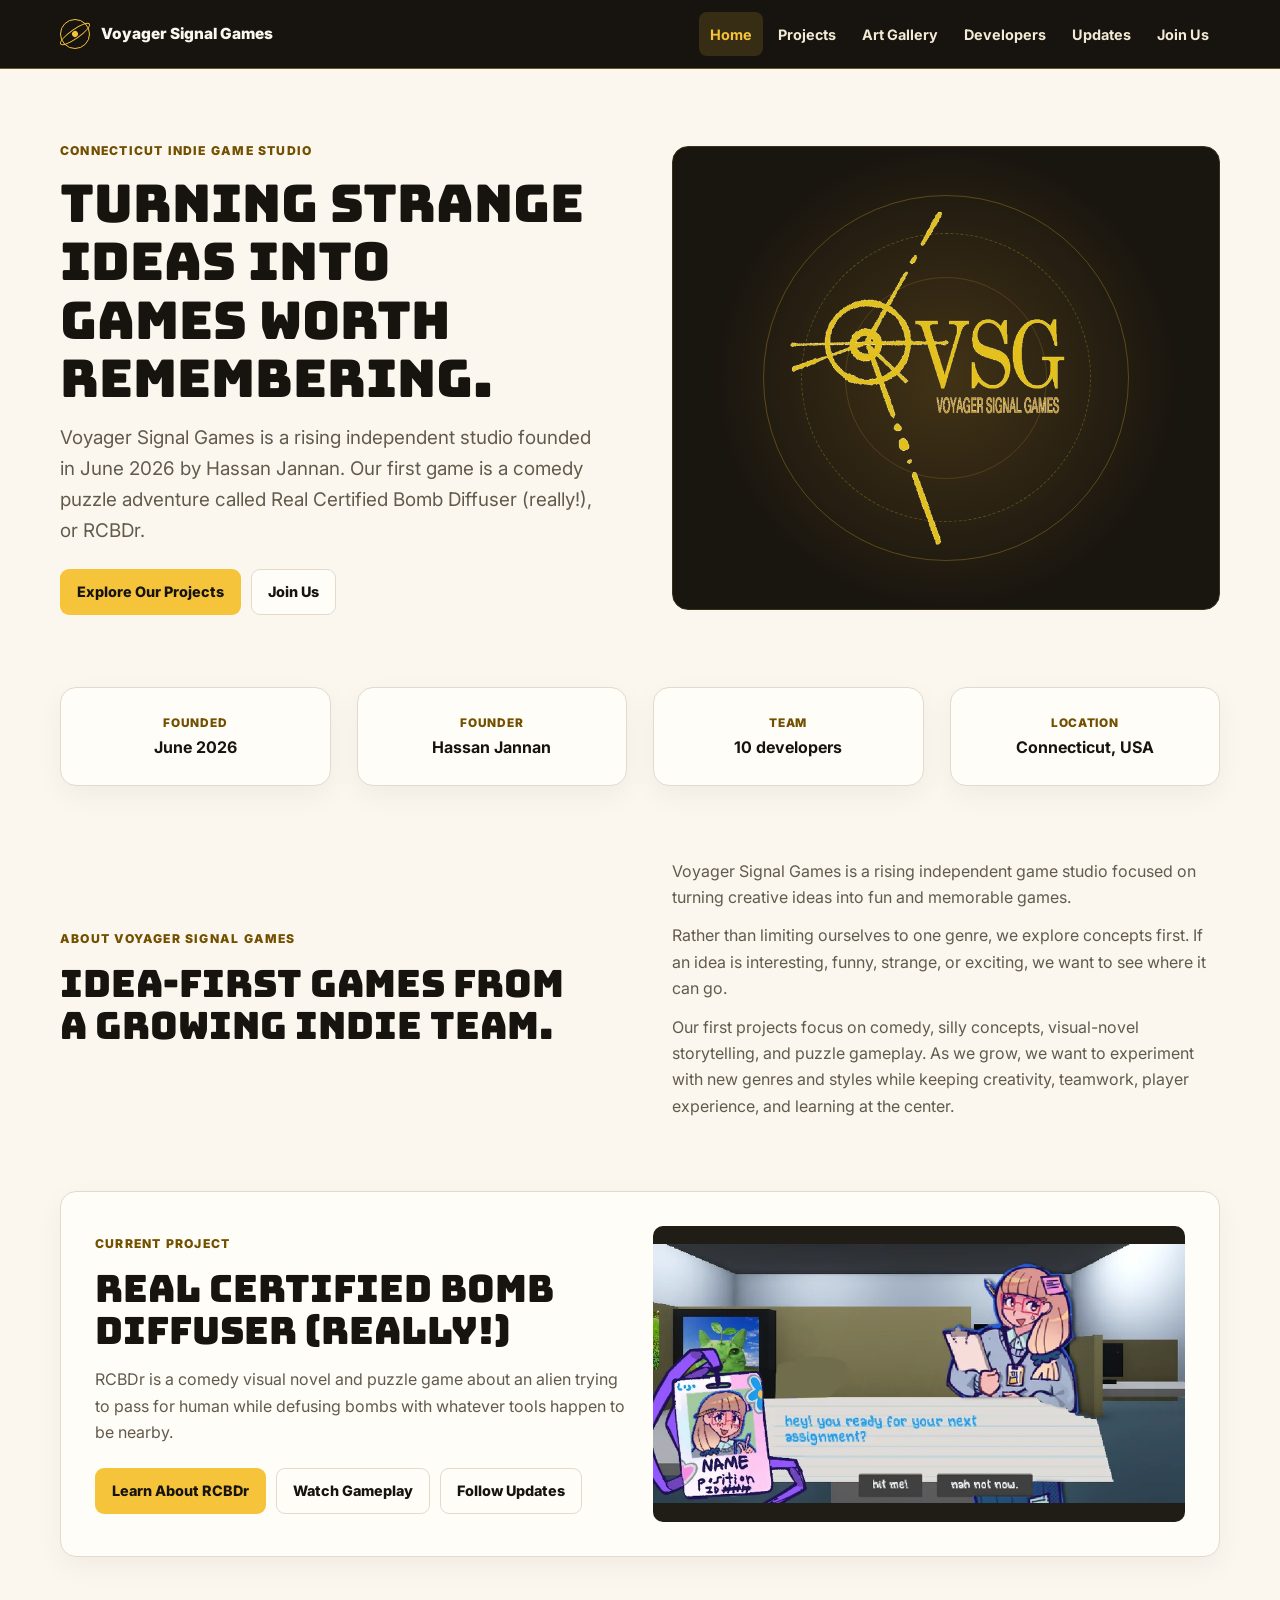
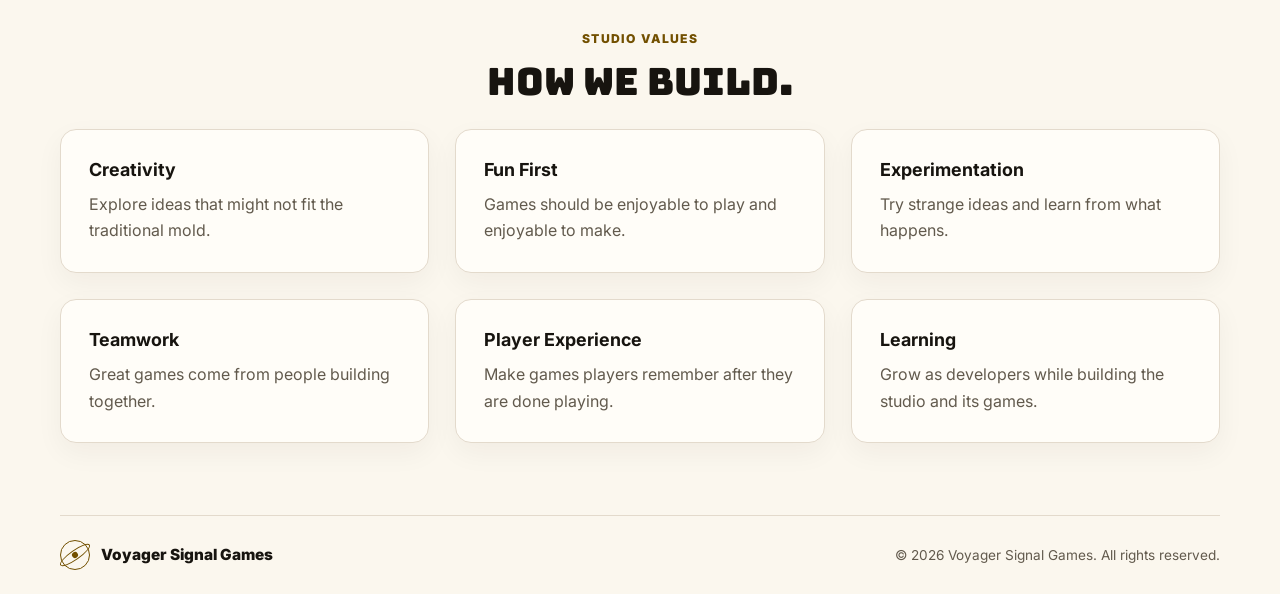
<file: index.html>
<!doctype html>
<html lang="en">
  <head>
    <meta charset="utf-8">
    <meta name="viewport" content="width=device-width, initial-scale=1">
    <meta name="description" content="Voyager Signal Games is a Connecticut indie studio turning unexpected ideas into fun, memorable games.">
    <title>Voyager Signal Games | Home</title>
    <link rel="preconnect" href="https://fonts.googleapis.com">
    <link rel="preconnect" href="https://fonts.gstatic.com" crossorigin>
    <link href="https://fonts.googleapis.com/css2?family=Bungee&family=Inter:wght@400;500;600;700;800;900&display=swap" rel="stylesheet">
    <link rel="stylesheet" href="styles.css?v=20261109-studio-layout">
  </head>
  <body data-page="home">
    <header class="site-header"></header>
    <main>
      <section class="home-hero">
        <div class="hero-copy">
          <p class="eyebrow" data-field="heroEyebrow"></p>
          <h1 data-field="heroTitle"></h1>
          <p class="hero-text" data-field="heroText"></p>
          <div class="button-row" data-repeat="heroActions"></div>
        </div>
        <div class="hero-signal" aria-hidden="true">
          <img src="Art/previews/VSG%20Logo%20Transparent.webp" alt="">
          <span></span>
          <span></span>
          <span></span>
        </div>
      </section>

      <section class="fact-strip" data-repeat="facts" aria-label="Studio facts"></section>

      <section class="split-section">
        <div>
          <p class="eyebrow">About Voyager Signal Games</p>
          <h2>Idea-first games from a growing indie team.</h2>
        </div>
        <div class="prose" data-field="studioBody"></div>
      </section>

      <section class="feature-callout">
        <div>
          <p class="eyebrow">Current Project</p>
          <h2 data-field="gameTitle"></h2>
          <p data-field="gameShortPitch"></p>
          <div class="button-row" data-repeat="gameActions"></div>
        </div>
        <div class="feature-art">
          <img src="Art/previews/OfficeWorker_UI_Concept.webp" alt="Office Worker dialogue and choice interface concept for RCBDr" loading="lazy">
        </div>
      </section>

      <section class="values-section">
        <div class="section-heading">
          <p class="eyebrow">Studio Values</p>
          <h2>How we build.</h2>
        </div>
        <div class="value-grid" data-repeat="values"></div>
      </section>
    </main>
    <footer class="site-footer"></footer>
    <script src="site-data.js?v=20261111-gameplay"></script>
    <script src="app.js?v=20261109-studio-art"></script>
  </body>
</html>
</file>
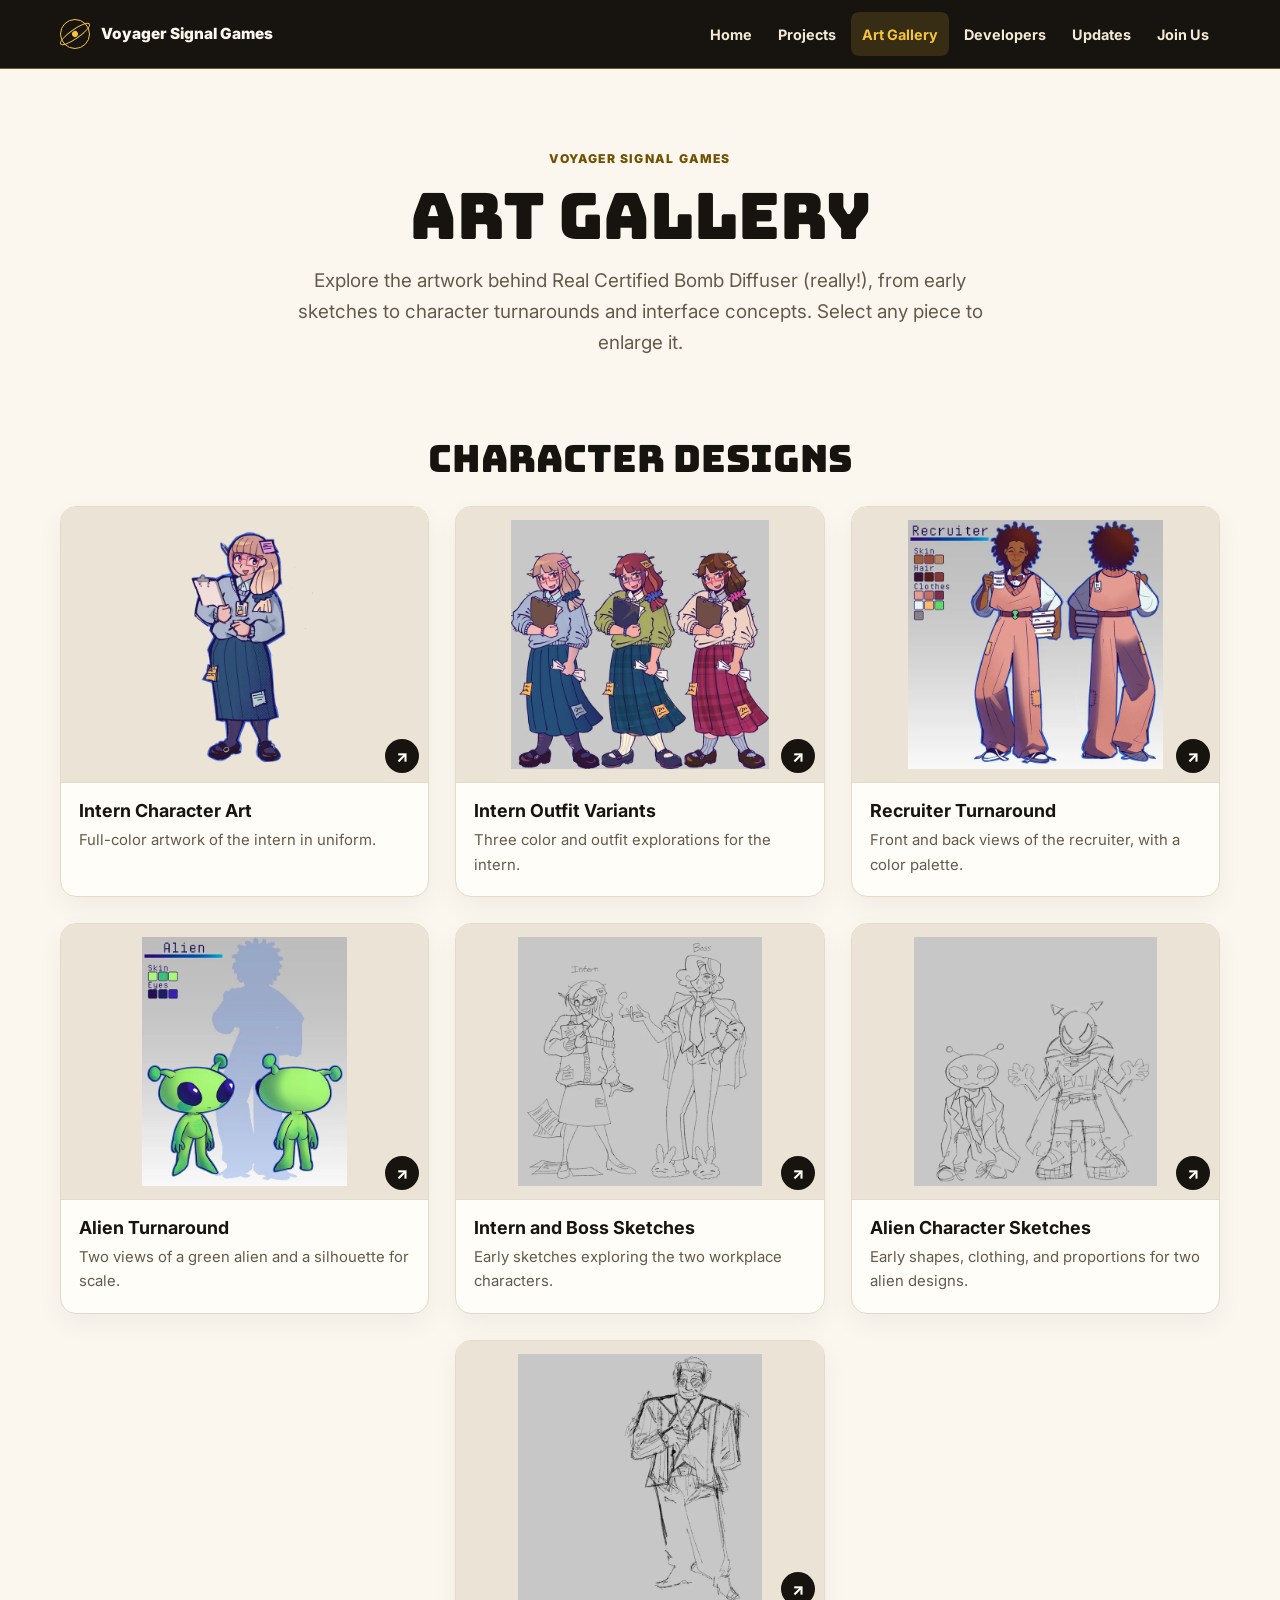
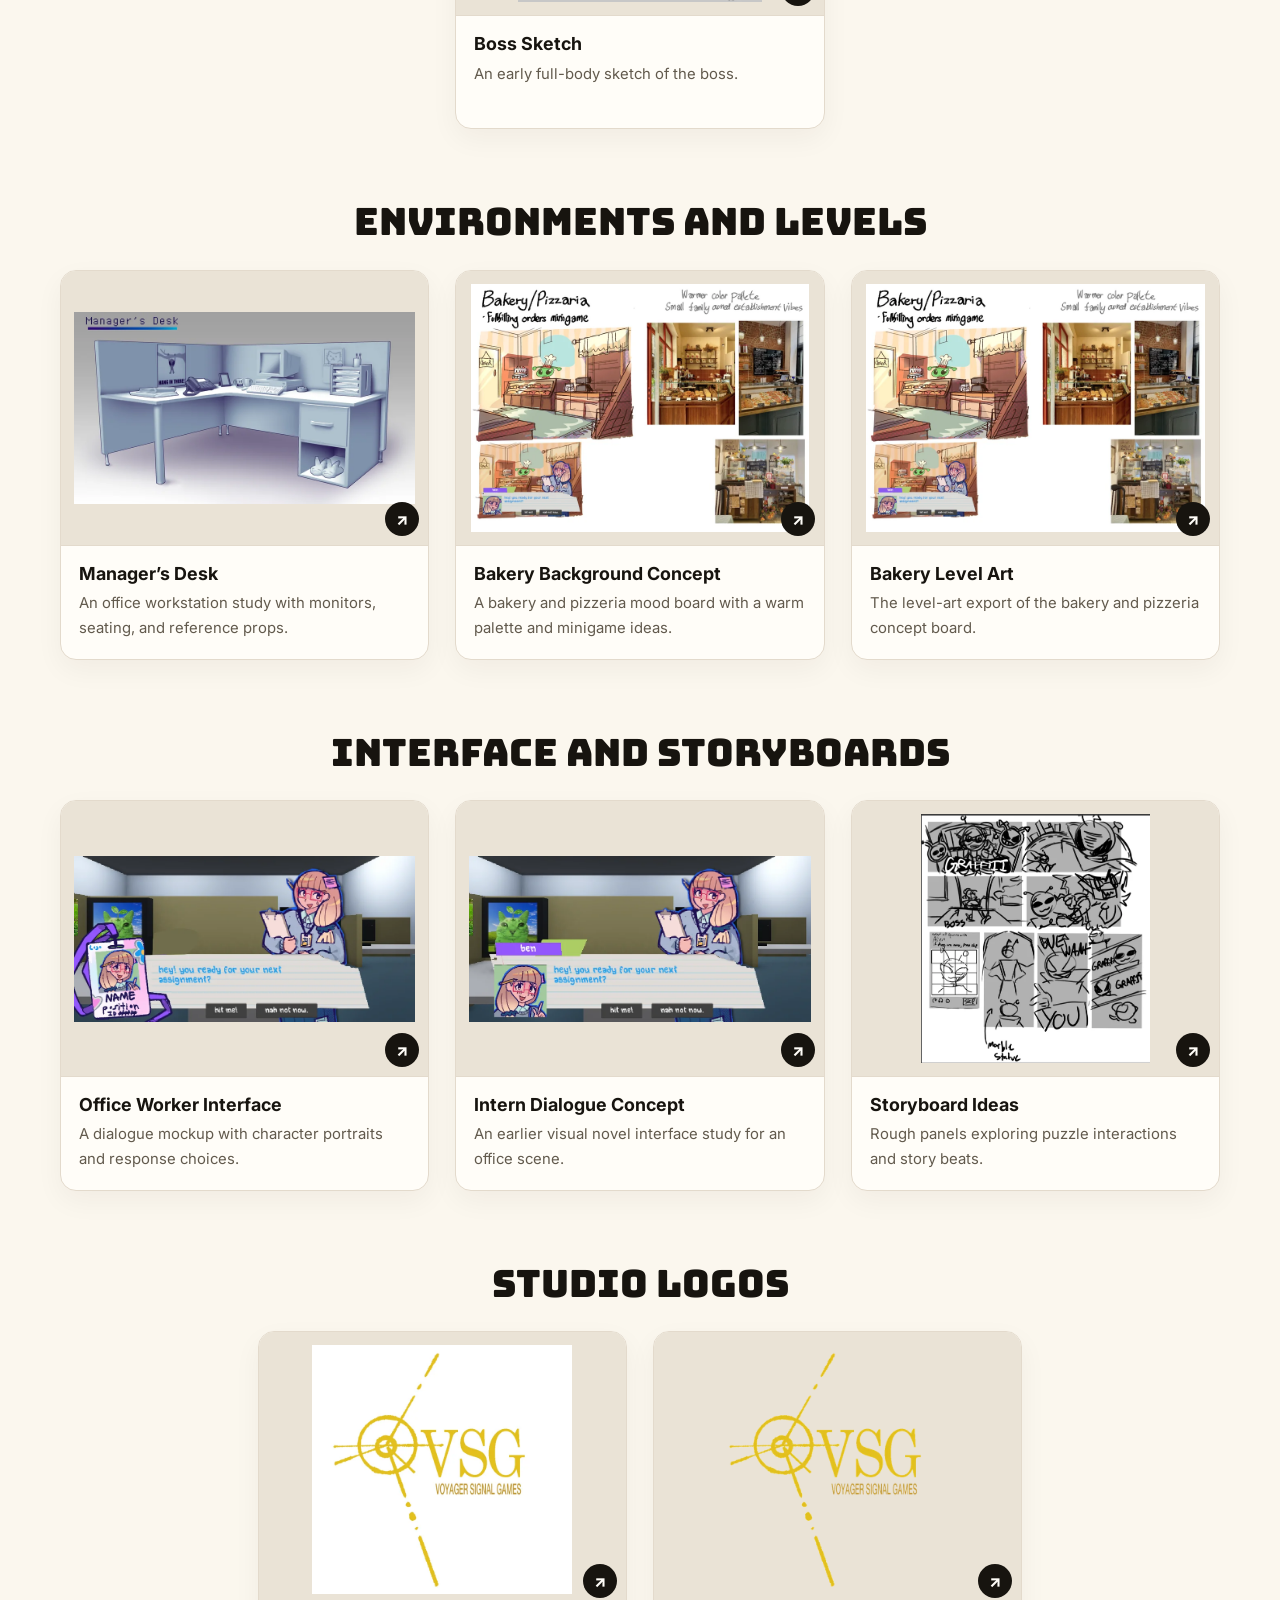
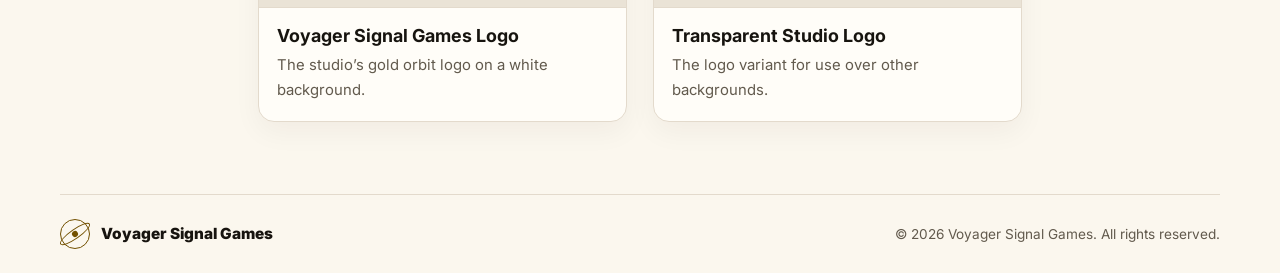
<file: art.html>
<!doctype html>
<html lang="en">
  <head>
    <meta charset="utf-8">
    <meta name="viewport" content="width=device-width, initial-scale=1">
    <meta name="description" content="Browse RCBDr character designs, environments, interface concepts, and studio art from Voyager Signal Games.">
    <title>Art Gallery | Voyager Signal Games</title>
    <link rel="preconnect" href="https://fonts.googleapis.com">
    <link rel="preconnect" href="https://fonts.gstatic.com" crossorigin>
    <link href="https://fonts.googleapis.com/css2?family=Bungee&family=Inter:wght@400;500;600;700;800;900&display=swap" rel="stylesheet">
    <link rel="stylesheet" href="styles.css?v=20261109-studio-layout">
  </head>
  <body data-page="art">
    <header class="site-header"></header>
    <main>
      <section class="page-hero">
        <p class="eyebrow">Voyager Signal Games</p>
        <h1>Art Gallery</h1>
        <p class="hero-text">Explore the artwork behind Real Certified Bomb Diffuser (really!), from early sketches to character turnarounds and interface concepts. Select any piece to enlarge it.</p>
      </section>
      <div class="gallery-groups" data-repeat="artwork"></div>
    </main>
    <footer class="site-footer"></footer>
    <script src="site-data.js?v=20261109-rcbdr"></script>
    <script src="app.js?v=20261109-studio-art"></script>
  </body>
</html>
</file>
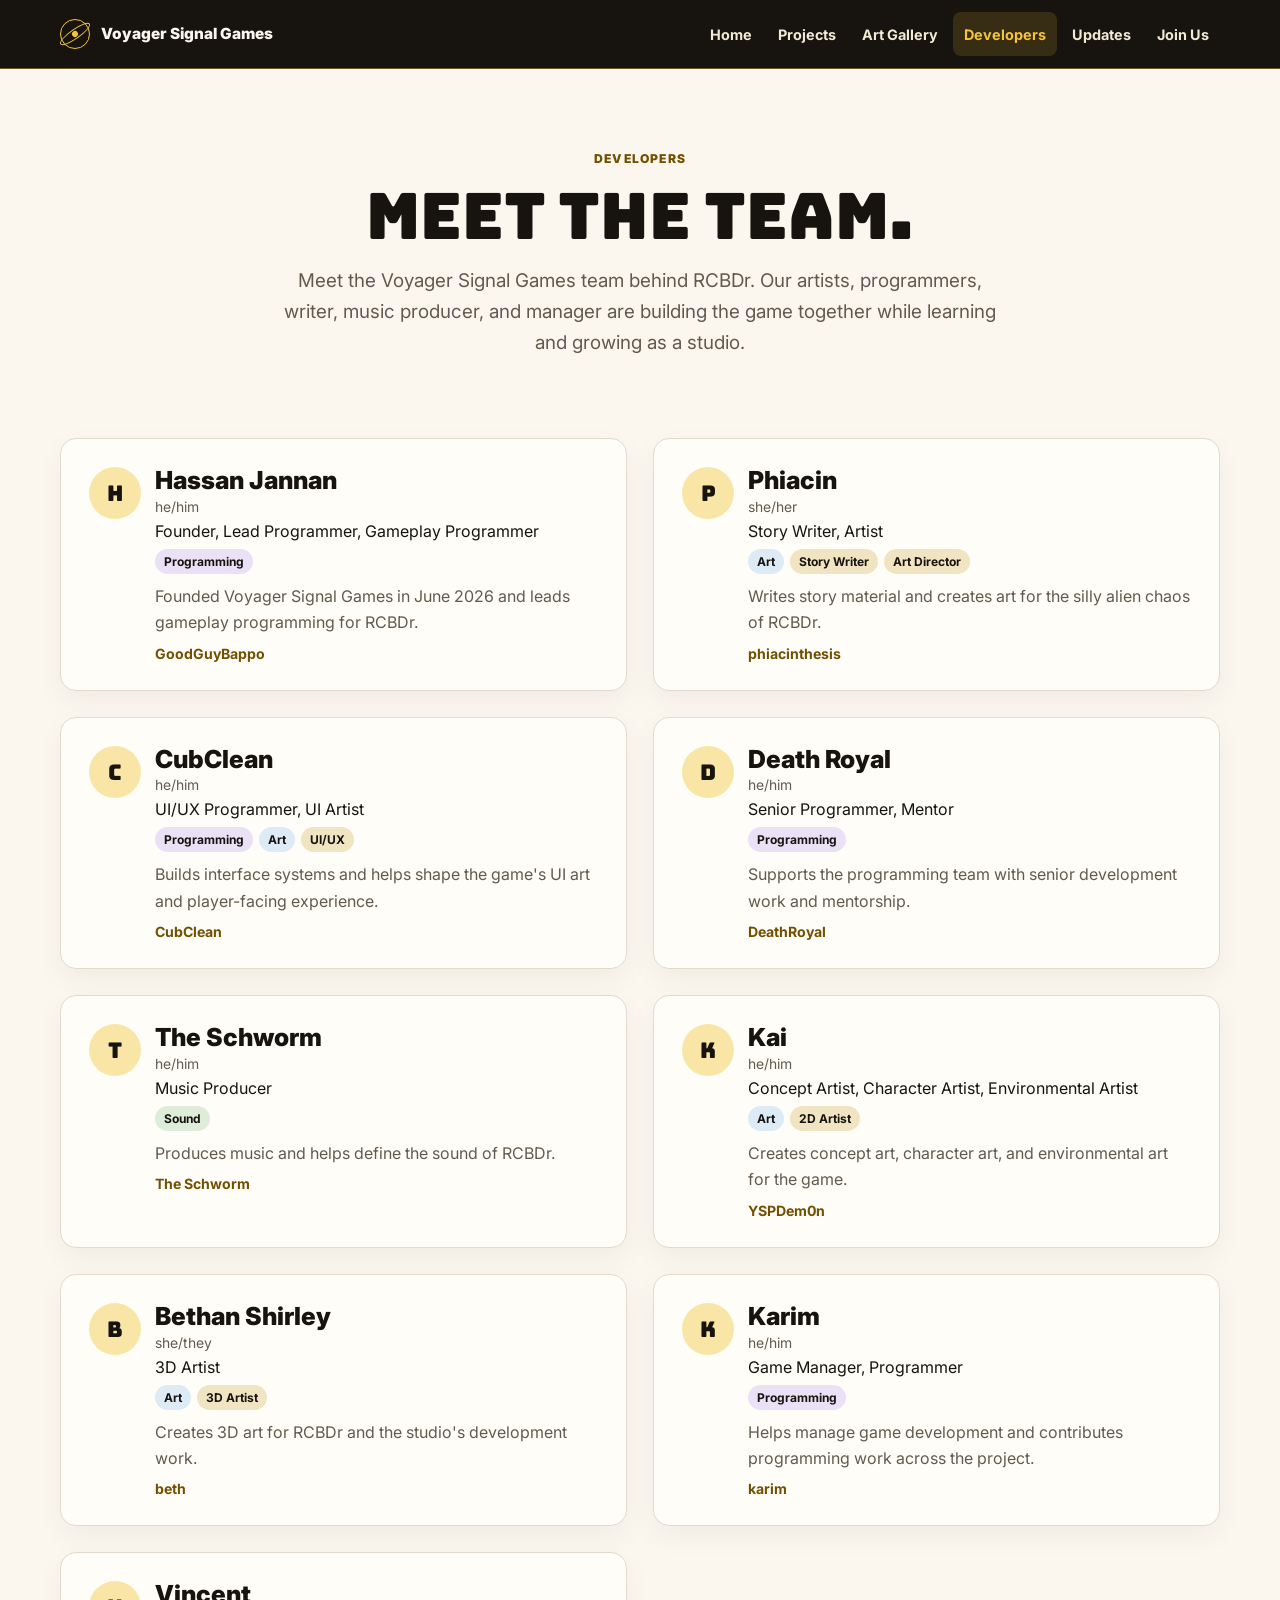
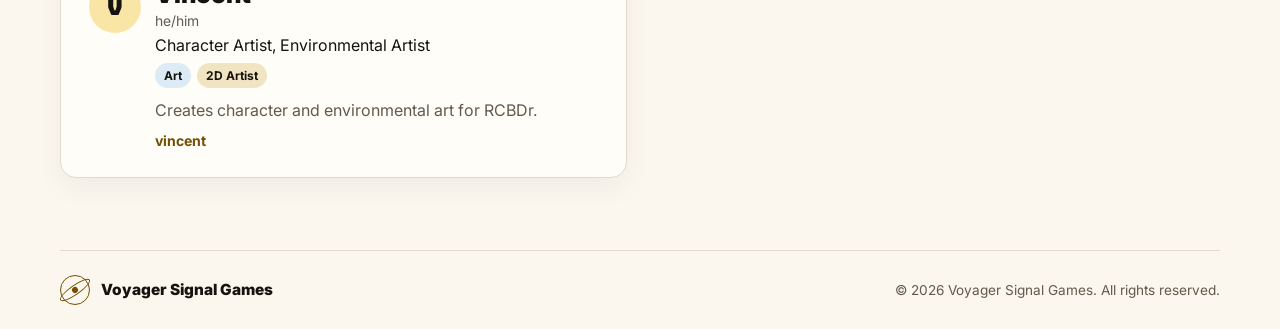
<file: developers.html>
<!doctype html>
<html lang="en">
  <head>
    <meta charset="utf-8">
    <meta name="viewport" content="width=device-width, initial-scale=1">
    <meta name="description" content="Meet the developers at Voyager Signal Games.">
    <title>Developers | Voyager Signal Games</title>
    <link rel="preconnect" href="https://fonts.googleapis.com">
    <link rel="preconnect" href="https://fonts.gstatic.com" crossorigin>
    <link href="https://fonts.googleapis.com/css2?family=Bungee&family=Inter:wght@400;500;600;700;800;900&display=swap" rel="stylesheet">
    <link rel="stylesheet" href="styles.css?v=20261109-studio-layout">
  </head>
  <body data-page="developers">
    <header class="site-header"></header>
    <main>
      <section class="page-hero">
        <p class="eyebrow">Developers</p>
        <h1>Meet the team.</h1>
        <p class="hero-text" data-field="developersIntro"></p>
      </section>
      <section class="developers-section" data-repeat="developers"></section>
    </main>
    <footer class="site-footer"></footer>
    <script src="site-data.js?v=20261109-team-badges"></script>
    <script src="app.js?v=20261109-team-profiles"></script>
  </body>
</html>
</file>
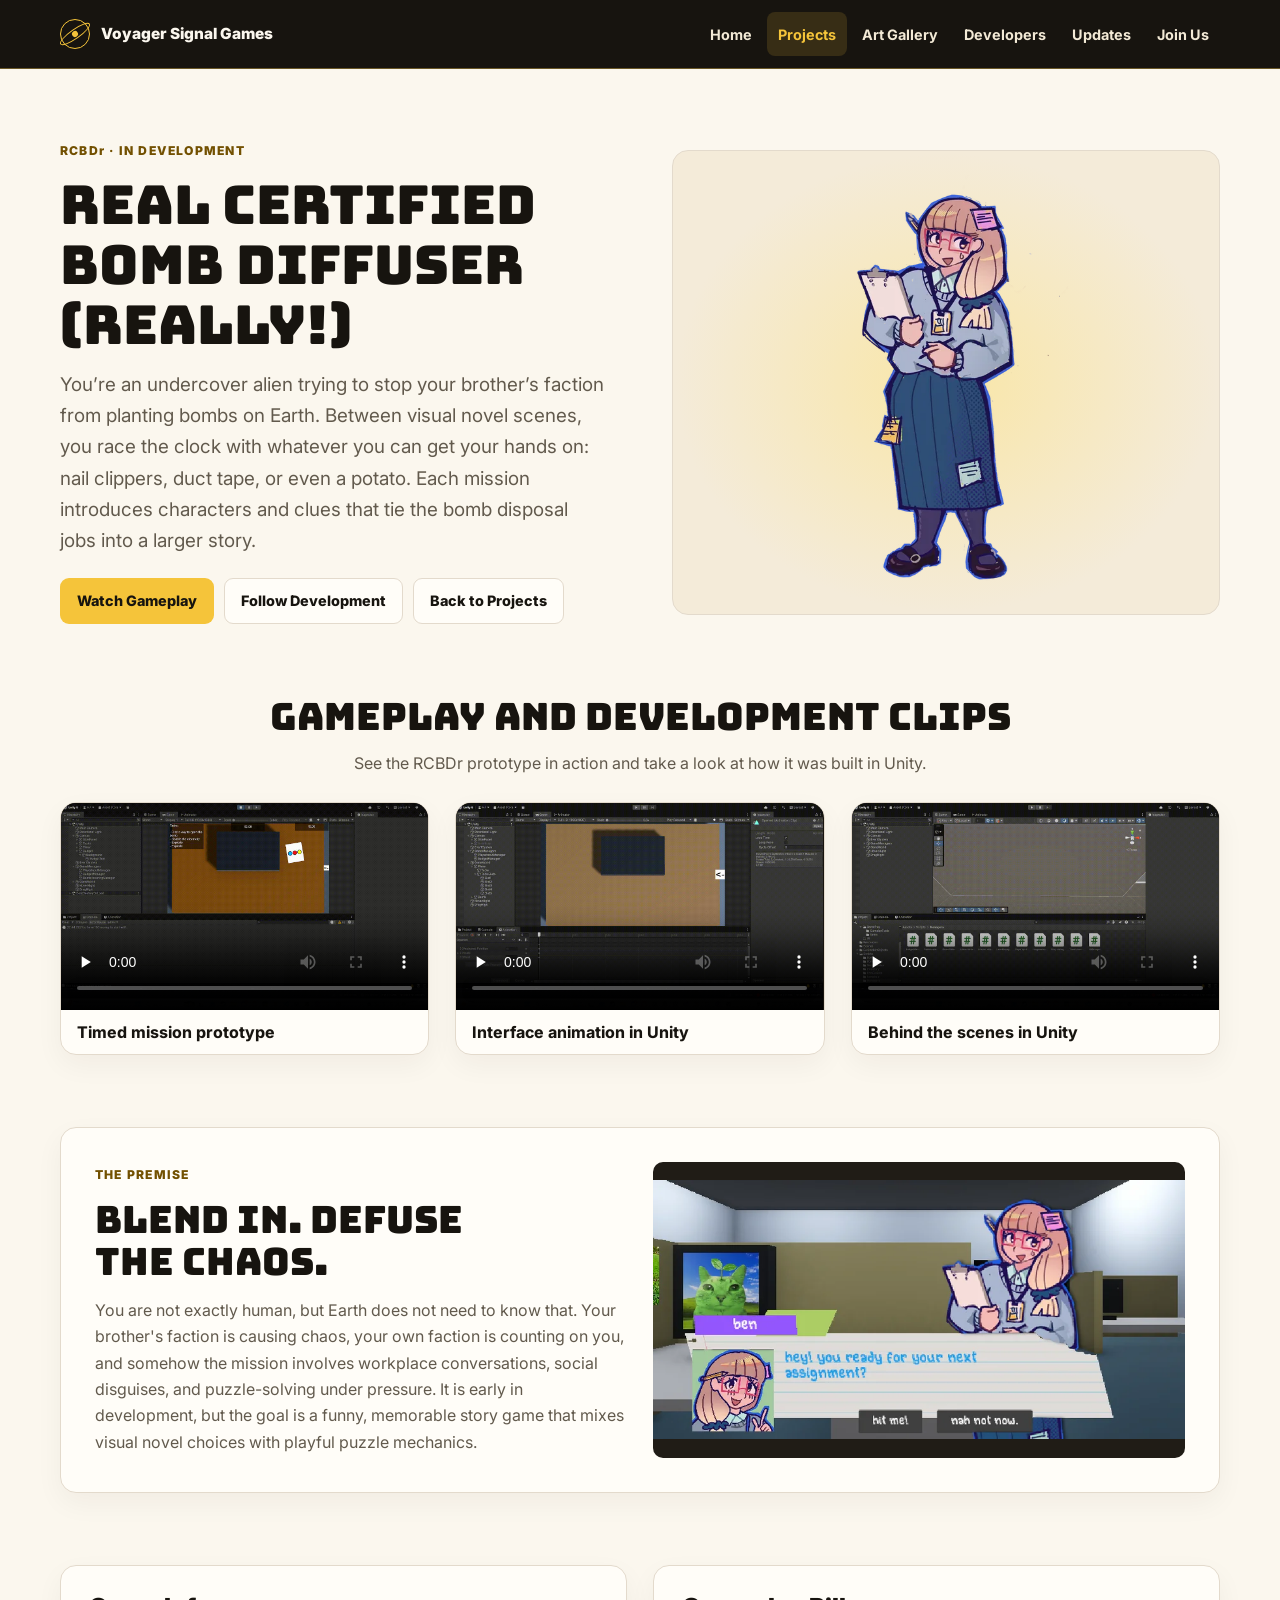
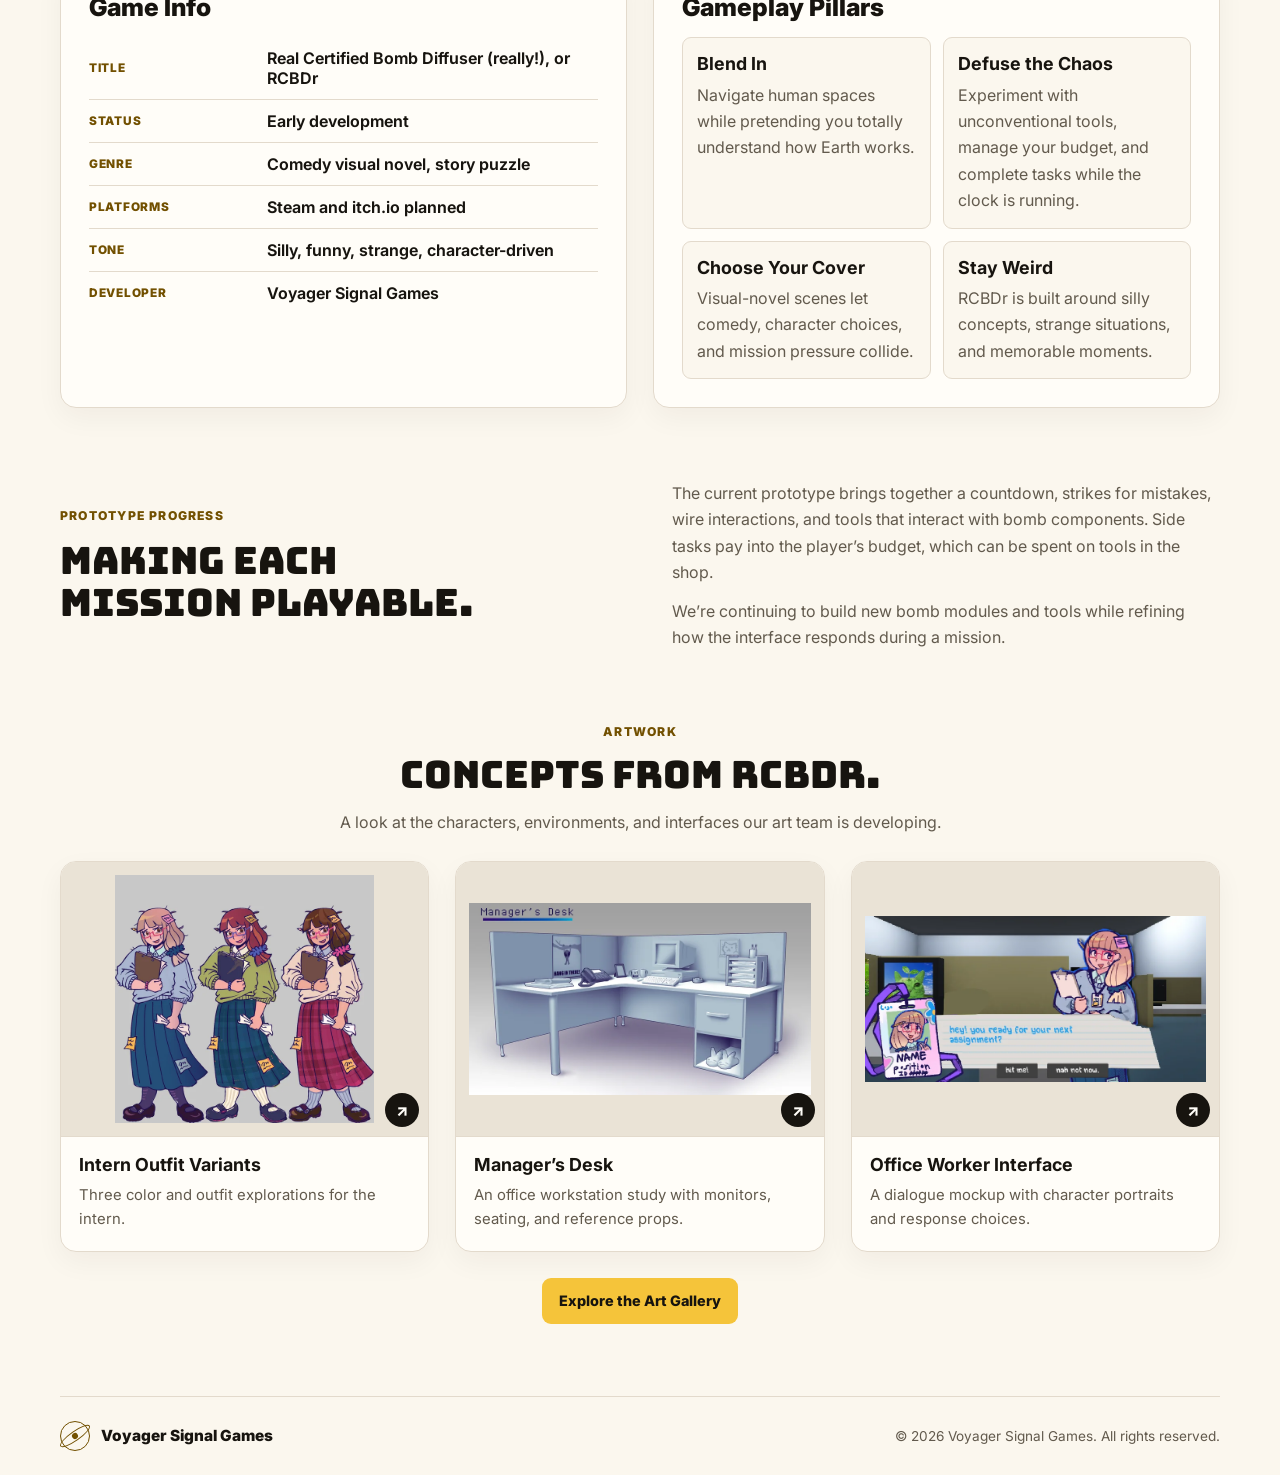
<file: game.html>
<!doctype html>
<html lang="en">
  <head>
    <meta charset="utf-8">
    <meta name="viewport" content="width=device-width, initial-scale=1">
    <meta name="description" content="Real Certified Bomb Diffuser (really!), or RCBDr, is a comedy visual novel and bomb-defusal puzzle game from Voyager Signal Games.">
    <title>Real Certified Bomb Diffuser (really!) | Voyager Signal Games</title>
    <link rel="preconnect" href="https://fonts.googleapis.com">
    <link rel="preconnect" href="https://fonts.gstatic.com" crossorigin>
    <link href="https://fonts.googleapis.com/css2?family=Bungee&family=Inter:wght@400;500;600;700;800;900&display=swap" rel="stylesheet">
    <link rel="stylesheet" href="styles.css?v=20261111-gameplay">
  </head>
  <body data-page="game">
    <header class="site-header"></header>
    <main>
      <section class="game-hero">
        <div class="game-hero-copy">
          <p class="eyebrow"><span class="game-abbreviation">RCBDr</span> · In Development</p>
          <h1 data-field="gameTitle"></h1>
          <p class="hero-text" data-field="gameLongPitch"></p>
          <div class="button-row" data-repeat="gamePageActions"></div>
        </div>
        <div class="character-panel">
          <img src="Art/previews/Intern_IMG1.webp" alt="The RCBDr intern in uniform with a clipboard">
        </div>
      </section>

      <section id="gameplay" aria-labelledby="gameplay-title">
        <div class="section-heading">
          <h2 id="gameplay-title">Gameplay and development clips</h2>
          <p>See the RCBDr prototype in action and take a look at how it was built in Unity.</p>
        </div>
        <div class="gameplay-grid">
          <figure class="gameplay-clip">
            <video controls playsinline loop preload="none" width="1280" height="720"
              poster="Media/RCBDr/mission-prototype.jpg" aria-labelledby="mission-clip-label">
              <source src="Media/RCBDr/mission-prototype.mp4" type="video/mp4">
            </video>
            <figcaption id="mission-clip-label">Timed mission prototype</figcaption>
          </figure>
          <figure class="gameplay-clip">
            <video controls playsinline loop preload="none" width="1280" height="720"
              poster="Media/RCBDr/interface-animation.jpg" aria-labelledby="interface-clip-label">
              <source src="Media/RCBDr/interface-animation.mp4" type="video/mp4">
            </video>
            <figcaption id="interface-clip-label">Interface animation in Unity</figcaption>
          </figure>
          <figure class="gameplay-clip">
            <video controls playsinline loop preload="none" width="1280" height="720"
              poster="Media/RCBDr/unity-project.jpg" aria-labelledby="unity-clip-label">
              <source src="Media/RCBDr/unity-project.mp4" type="video/mp4">
            </video>
            <figcaption id="unity-clip-label">Behind the scenes in Unity</figcaption>
          </figure>
        </div>
      </section>

      <section class="feature-callout">
        <div>
          <p class="eyebrow">The Premise</p>
          <h2>Blend in. Defuse the chaos.</h2>
          <p data-field="gamePremise"></p>
        </div>
        <div class="feature-art">
          <img src="Art/previews/Intern_IMG_Concept1.webp" alt="Early office dialogue concept for RCBDr" loading="lazy">
        </div>
      </section>

      <section class="game-details">
        <div class="detail-card">
          <h2>Game Info</h2>
          <dl data-repeat="gameFacts"></dl>
        </div>
        <div class="detail-card">
          <h2>Gameplay Pillars</h2>
          <div class="pillars" data-repeat="gamePillars"></div>
        </div>
      </section>

      <section class="split-section">
        <div>
          <p class="eyebrow">Prototype Progress</p>
          <h2>Making each mission playable.</h2>
        </div>
        <div class="prose">
          <p>The current prototype brings together a countdown, strikes for mistakes, wire interactions, and tools that interact with bomb components. Side tasks pay into the player’s budget, which can be spent on tools in the shop.</p>
          <p>We’re continuing to build new bomb modules and tools while refining how the interface responds during a mission.</p>
        </div>
      </section>

      <section class="art-section" id="artwork">
        <div class="section-heading">
          <p class="eyebrow">Artwork</p>
          <h2>Concepts from RCBDr.</h2>
          <p>A look at the characters, environments, and interfaces our art team is developing.</p>
        </div>
        <div class="art-grid" data-repeat="artwork" data-featured></div>
        <div class="button-row centered"><a class="button" href="art.html">Explore the Art Gallery</a></div>
      </section>
    </main>
    <footer class="site-footer"></footer>
    <script src="site-data.js?v=20261111-gameplay"></script>
    <script src="app.js?v=20261109-studio-art"></script>
  </body>
</html>
</file>
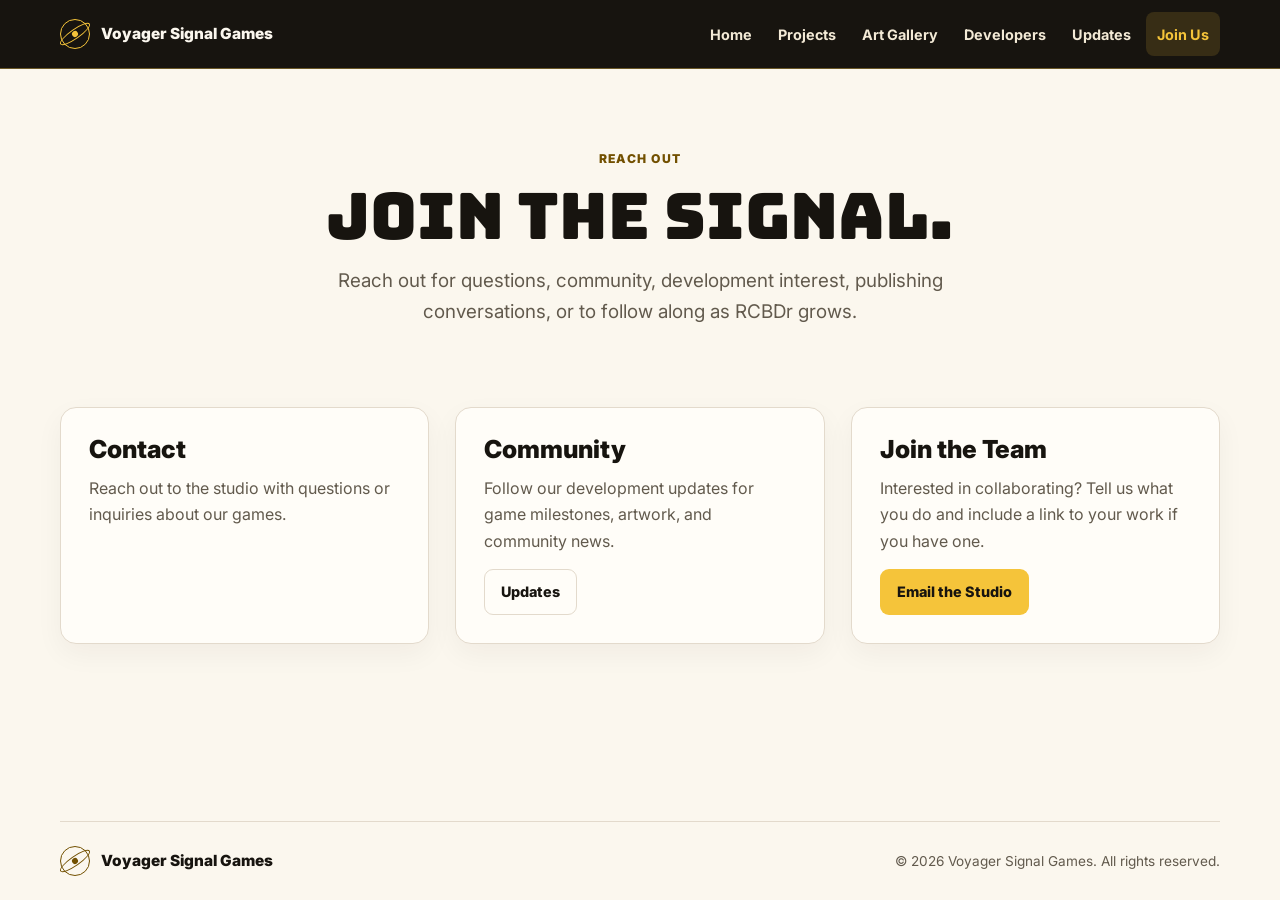
<file: join.html>
<!doctype html>
<html lang="en">
  <head>
    <meta charset="utf-8">
    <meta name="viewport" content="width=device-width, initial-scale=1">
    <meta name="description" content="Reach out, join the community, or contact Voyager Signal Games.">
    <title>Join Us | Voyager Signal Games</title>
    <link rel="preconnect" href="https://fonts.googleapis.com">
    <link rel="preconnect" href="https://fonts.gstatic.com" crossorigin>
    <link href="https://fonts.googleapis.com/css2?family=Bungee&family=Inter:wght@400;500;600;700;800;900&display=swap" rel="stylesheet">
    <link rel="stylesheet" href="styles.css?v=20261109-studio-layout">
  </head>
  <body data-page="join">
    <header class="site-header"></header>
    <main>
      <section class="page-hero">
        <p class="eyebrow">Reach Out</p>
        <h1>Join the signal.</h1>
        <p class="hero-text" data-field="contactText"></p>
      </section>
      <section class="join-layout">
        <div class="contact-card">
          <h2>Contact</h2>
          <p>Reach out to the studio with questions or inquiries about our games.</p>
          <a class="large-link" data-field="emailLink"></a>
        </div>
        <div class="contact-card">
          <h2>Community</h2>
          <p data-field="communityText"></p>
          <div class="button-row" data-repeat="communityActions"></div>
        </div>
        <div class="contact-card">
          <h2>Join the Team</h2>
          <p data-field="joinText"></p>
          <div class="button-row" data-repeat="joinActions"></div>
        </div>
      </section>
    </main>
    <footer class="site-footer"></footer>
    <script src="site-data.js?v=20261109-rcbdr"></script>
    <script src="app.js?v=20261109-studio-art"></script>
  </body>
</html>
</file>
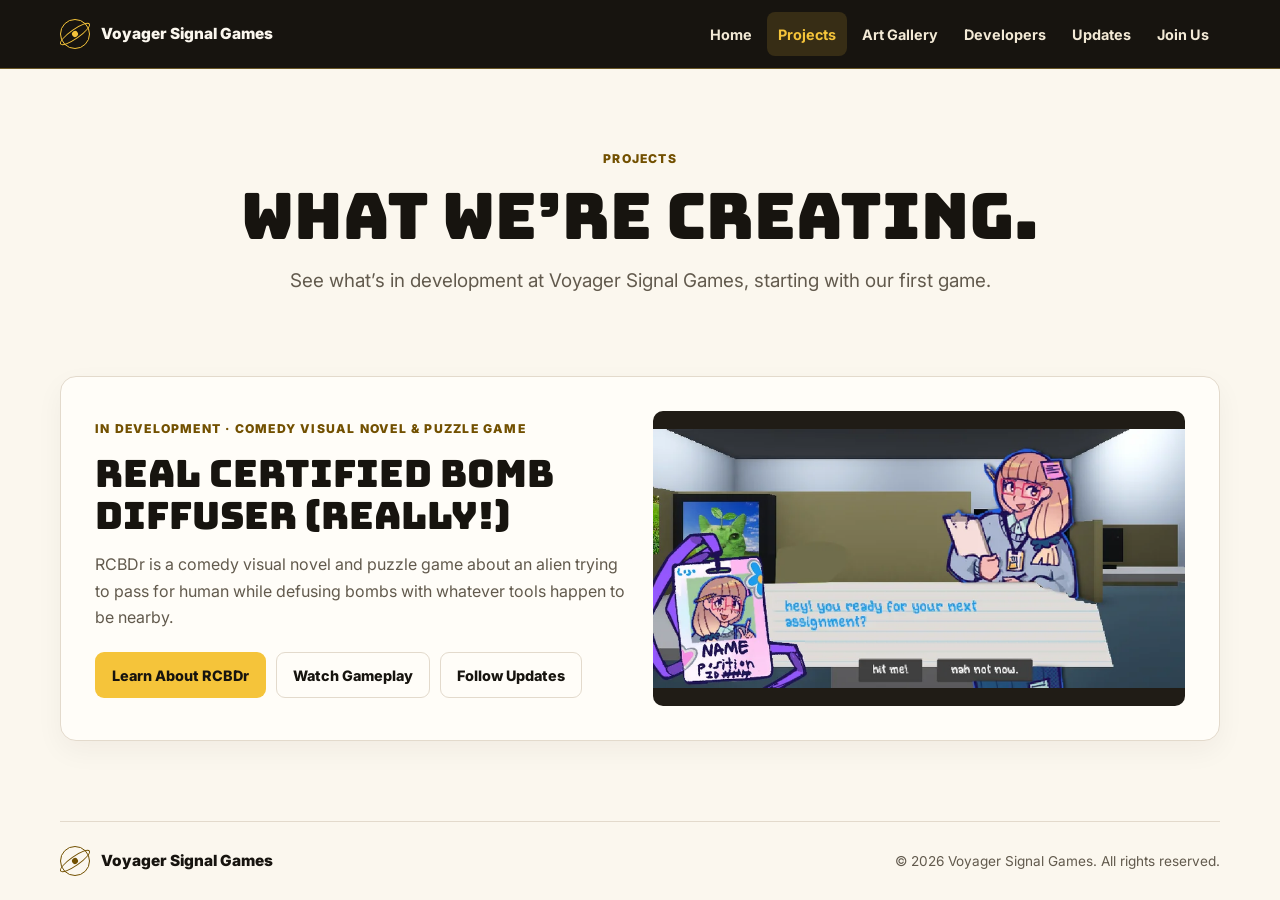
<file: projects.html>
<!doctype html>
<html lang="en">
  <head>
    <meta charset="utf-8">
    <meta name="viewport" content="width=device-width, initial-scale=1">
    <meta name="description" content="Explore the games in development at Voyager Signal Games, starting with Real Certified Bomb Diffuser (really!).">
    <title>Projects | Voyager Signal Games</title>
    <link rel="preconnect" href="https://fonts.googleapis.com">
    <link rel="preconnect" href="https://fonts.gstatic.com" crossorigin>
    <link href="https://fonts.googleapis.com/css2?family=Bungee&family=Inter:wght@400;500;600;700;800;900&display=swap" rel="stylesheet">
    <link rel="stylesheet" href="styles.css?v=20261109-studio-layout">
  </head>
  <body data-page="projects">
    <header class="site-header"></header>
    <main>
      <section class="page-hero">
        <p class="eyebrow">Projects</p>
        <h1>What we’re creating.</h1>
        <p class="hero-text">See what’s in development at Voyager Signal Games, starting with our first game.</p>
      </section>
      <section class="feature-callout">
        <div>
          <p class="eyebrow">In Development · Comedy Visual Novel &amp; Puzzle Game</p>
          <h2 data-field="gameTitle">Real Certified Bomb Diffuser (really!)</h2>
          <p data-field="gameShortPitch"></p>
          <div class="button-row" data-repeat="gameActions"></div>
        </div>
        <div class="feature-art">
          <img src="Art/previews/OfficeWorker_UI_Concept.webp" alt="Office Worker dialogue and choice interface concept for RCBDr">
        </div>
      </section>
    </main>
    <footer class="site-footer"></footer>
    <script src="site-data.js?v=20261111-gameplay"></script>
    <script src="app.js?v=20261109-studio-art"></script>
  </body>
</html>
</file>
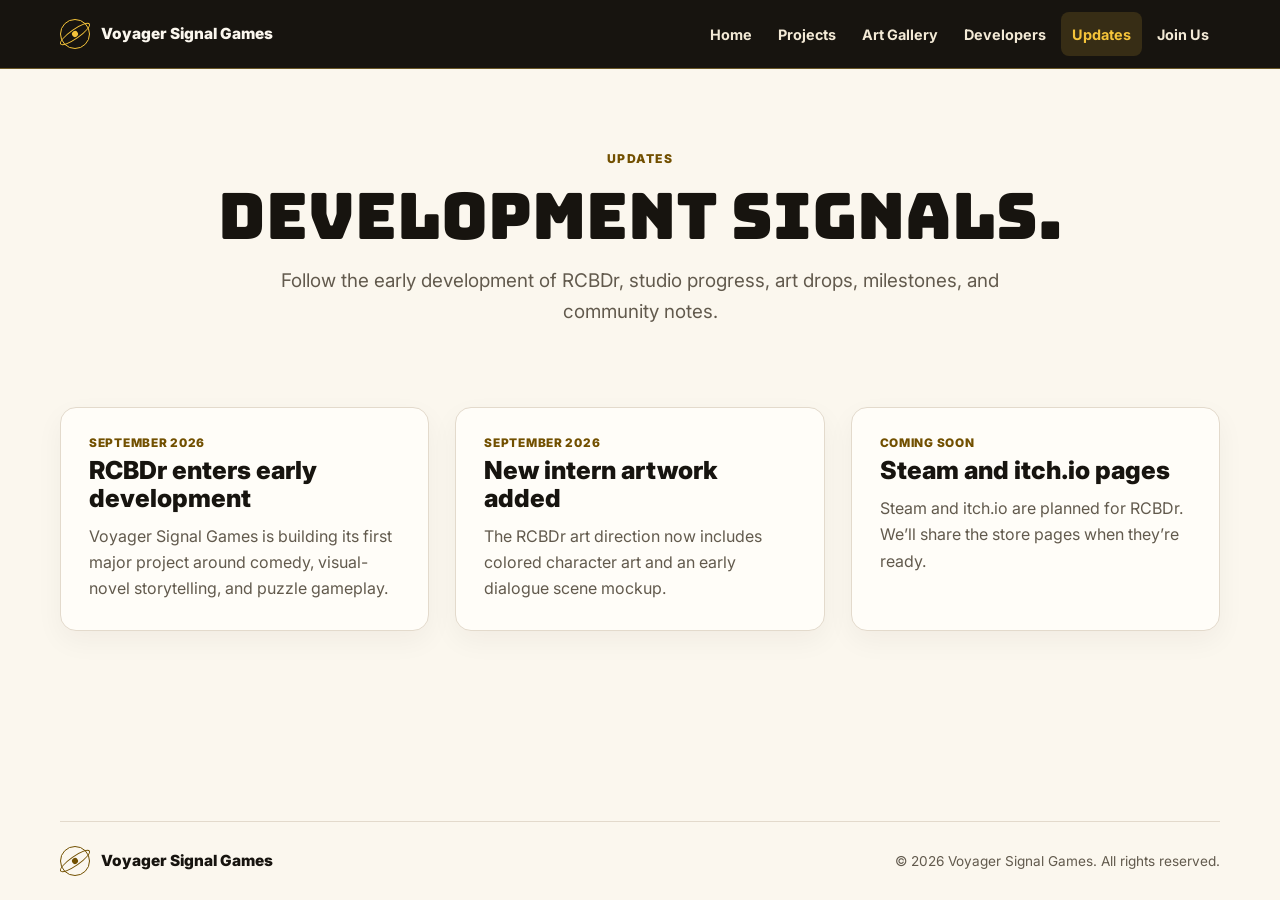
<file: updates.html>
<!doctype html>
<html lang="en">
  <head>
    <meta charset="utf-8">
    <meta name="viewport" content="width=device-width, initial-scale=1">
    <meta name="description" content="Development updates from Voyager Signal Games.">
    <title>Updates | Voyager Signal Games</title>
    <link rel="preconnect" href="https://fonts.googleapis.com">
    <link rel="preconnect" href="https://fonts.gstatic.com" crossorigin>
    <link href="https://fonts.googleapis.com/css2?family=Bungee&family=Inter:wght@400;500;600;700;800;900&display=swap" rel="stylesheet">
    <link rel="stylesheet" href="styles.css?v=20261109-studio-layout">
  </head>
  <body data-page="updates">
    <header class="site-header"></header>
    <main>
      <section class="page-hero">
        <p class="eyebrow">Updates</p>
        <h1>Development signals.</h1>
        <p class="hero-text">Follow the early development of RCBDr, studio progress, art drops, milestones, and community notes.</p>
      </section>
      <section class="updates-list" data-repeat="updates"></section>
    </main>
    <footer class="site-footer"></footer>
    <script src="site-data.js?v=20261109-rcbdr"></script>
    <script src="app.js?v=20261109-studio-art"></script>
  </body>
</html>
</file>
<file: styles.css>
:root {
  --black: #17140f;
  --cream: #fbf7ee;
  --white: #fffdf8;
  --gold: #f5c43a;
  --gold-dark: #725000;
  --muted: #625a4d;
  --line: #e3dacc;
  --shadow: 0 10px 28px #221a0c0c;
  --radius: 16px;
  --max: 1160px;
  --gutter: clamp(18px, 4vw, 36px);
  --gap: clamp(16px, 2.5vw, 26px);
  --section-gap: clamp(36px, 6vw, 72px);
}

* { box-sizing: border-box; }

body {
  min-height: 100vh;
  display: flex;
  flex-direction: column;
  margin: 0;
  background: var(--cream);
  color: var(--black);
  font-family: Inter, system-ui, sans-serif;
}

img { display: block; max-width: 100%; }
a { color: inherit; }
button { font: inherit; }
:focus-visible { outline: 3px solid #946400; outline-offset: 4px; }
[hidden] { display: none; }

.sr-only {
  position: absolute;
  width: 1px;
  height: 1px;
  overflow: hidden;
  clip-path: inset(50%);
  white-space: nowrap;
}

.header-inner, main, .site-footer {
  width: min(var(--max), calc(100% - 2 * var(--gutter)));
  margin-inline: auto;
}

main {
  flex: 1;
  display: grid;
  grid-template-columns: minmax(0, 1fr);
  align-content: start;
  gap: var(--section-gap);
  padding-block: var(--section-gap);
}

.site-header {
  position: sticky;
  top: 0;
  z-index: 10;
  background: var(--black);
  color: var(--cream);
  border-bottom: 1px solid #e9be4d66;
}

.header-inner {
  min-height: 68px;
  display: flex;
  align-items: center;
  justify-content: space-between;
  gap: 18px;
  padding-block: 8px;
}

.site-header :focus-visible { outline-color: var(--gold); }

.brand {
  display: inline-flex;
  align-items: center;
  gap: 11px;
  font-size: .96rem;
  font-weight: 850;
  line-height: 1.2;
  text-decoration: none;
}

.brand-orbit {
  position: relative;
  flex: 0 0 30px;
  width: 30px;
  height: 30px;
  border: 1px solid currentColor;
  border-radius: 50%;
  color: var(--gold);
}

.brand-orbit::before, .brand-orbit::after {
  position: absolute;
  content: "";
  inset: 9px -4px;
  border: 1px solid currentColor;
  border-radius: 50%;
  transform: rotate(-35deg);
}

.brand-orbit::after {
  inset: 11px;
  border: 0;
  background: currentColor;
}

.site-nav { display: flex; gap: 4px; }

.site-nav a {
  display: flex;
  align-items: center;
  min-height: 44px;
  padding: 8px 11px;
  border-radius: 8px;
  color: #f3ead6;
  font-size: .9rem;
  font-weight: 700;
  text-decoration: none;
  white-space: nowrap;
}

.site-nav a:hover, .site-nav a.active {
  background: #f5c43a24;
  color: var(--gold);
}

.nav-toggle {
  display: none;
  width: 44px;
  height: 44px;
  padding: 0;
  border: 1px solid #f5c43a88;
  border-radius: 8px;
  background: transparent;
  cursor: pointer;
}

.nav-toggle span:not(.sr-only) {
  display: block;
  width: 19px;
  height: 2px;
  margin: 4px auto;
  background: var(--gold);
}

h1, h2, h3, p { margin: 0; }
h1, h2 {
  font-family: Bungee, Inter, sans-serif;
  font-weight: 400;
  line-height: 1.12;
  text-wrap: balance;
  overflow-wrap: anywhere;
}
h1 { font-size: clamp(2.25rem, 5vw, 4rem); }
.home-hero h1 { font-size: clamp(2rem, 4.2vw, 3.25rem); }
.game-hero h1 { font-size: clamp(2rem, 4.2vw, 3.35rem); }
.game-abbreviation { text-transform: none; }
h2 { font-size: clamp(1.55rem, 3vw, 2.35rem); }
h3 { font-size: 1.12rem; line-height: 1.3; }
p { color: var(--muted); line-height: 1.65; }
.eyebrow {
  color: var(--gold-dark);
  font-size: .76rem;
  font-weight: 850;
  letter-spacing: .1em;
  text-transform: uppercase;
}

.home-hero, .game-hero, .split-section, .feature-callout, .game-details {
  display: grid;
  grid-template-columns: repeat(2, minmax(0, 1fr));
  align-items: center;
  gap: var(--gap);
}

.home-hero, .game-hero, .split-section { gap: clamp(26px, 5vw, 64px); }

.hero-copy, .game-hero-copy, .feature-callout > div:first-child, .split-section > div:first-child {
  display: grid;
  justify-items: start;
  gap: 14px;
}

.hero-text { max-width: 61ch; font-size: clamp(1rem, 1.6vw, 1.18rem); }

.page-hero, .section-heading {
  display: grid;
  justify-items: center;
  gap: 12px;
  text-align: center;
}

.page-hero { padding-block: 8px; }
.section-heading { margin-bottom: var(--gap); }
.section-heading p { max-width: 62ch; }

.button-row { display: flex; flex-wrap: wrap; gap: 10px; margin-top: 8px; }
.button-row.centered { justify-content: center; margin-top: var(--gap); }

.button {
  display: inline-flex;
  min-height: 46px;
  align-items: center;
  justify-content: center;
  padding: 10px 16px;
  border: 1px solid transparent;
  border-radius: 9px;
  background: var(--gold);
  color: var(--black);
  font-size: .9rem;
  font-weight: 800;
  text-align: center;
  text-decoration: none;
  cursor: pointer;
}

.button:hover { background: #fadc7b; }
.button-secondary { border-color: var(--line); background: var(--white); }
.button-secondary:hover { background: #f4e9d2; }

.hero-signal, .character-panel {
  position: relative;
  isolation: isolate;
  display: grid;
  place-items: center;
  min-width: 0;
  aspect-ratio: 1.18;
  overflow: hidden;
  border-radius: var(--radius);
}

.hero-signal {
  background: radial-gradient(circle at center, #423316, #19150f 66%);
  border: 1px solid #3c301b;
}

.hero-signal img { position: absolute; inset: 6% 16%; width: 68%; height: 88%; object-fit: contain; z-index: 1; }
.hero-signal span { position: absolute; width: 67%; aspect-ratio: 1; border: 1px solid #f5c43a44; border-radius: 50%; }
.hero-signal span:nth-child(3) { width: 53%; border-style: dashed; }
.hero-signal span:nth-child(4) { width: 37%; opacity: .6; }

.character-panel {
  border: 1px solid var(--line);
  background: radial-gradient(ellipse at center, #f9e6a7, #f4ebd9 70%);
}

.character-panel img { position: absolute; inset: 5%; width: 90%; height: 90%; object-fit: contain; }

.fact-strip, .value-grid, .developers-section, .updates-list, .join-layout {
  display: grid;
  gap: var(--gap);
}

.fact-strip { grid-template-columns: repeat(4, minmax(0, 1fr)); }
.value-grid, .updates-list, .join-layout { grid-template-columns: repeat(3, minmax(0, 1fr)); }
.developers-section { grid-template-columns: repeat(2, minmax(0, 1fr)); }

.fact, .value-card, .detail-card, .art-card, .update-card, .developer-card, .contact-card, .feature-callout {
  min-width: 0;
  border: 1px solid var(--line);
  border-radius: var(--radius);
  background: var(--white);
  box-shadow: var(--shadow);
}

.fact, .value-card, .detail-card, .update-card, .developer-card, .contact-card {
  padding: clamp(17px, 2.7vw, 28px);
}

.fact { text-align: center; }
.fact span, .update-card > span, .detail-card dt {
  display: block;
  margin-bottom: 7px;
  color: var(--gold-dark);
  font-size: .74rem;
  font-weight: 850;
  letter-spacing: .06em;
  text-transform: uppercase;
}
.fact strong { font-size: 1rem; }
.value-card h3, .update-card h2 { margin-bottom: 10px; }
.prose p + p { margin-top: 12px; }

.feature-callout { padding: clamp(18px, 4vw, 34px); }
.feature-art {
  position: relative;
  aspect-ratio: 1.8;
  overflow: hidden;
  border-radius: 10px;
  background: #201c16;
}
.feature-art img { position: absolute; inset: 0; width: 100%; height: 100%; object-fit: contain; }

.game-details { align-items: stretch; }
.detail-card h2, .contact-card h2, .update-card h2, .developer-card h2 {
  font-family: Inter, system-ui, sans-serif;
  font-weight: 850;
  text-wrap: initial;
  font-size: clamp(1.24rem, 2.3vw, 1.55rem);
}
.detail-card h2 { margin-bottom: 16px; }
.detail-card dl { margin: 0; }
.detail-card dl div {
  display: grid;
  grid-template-columns: minmax(80px, 1fr) minmax(0, 2fr);
  gap: 12px;
  padding: 11px 0;
  border-bottom: 1px solid var(--line);
}
.detail-card dl div:last-child { border-bottom: 0; }
.detail-card dt { margin: 0; align-self: center; }
.detail-card dd { margin: 0; font-weight: 650; }

.pillars { display: grid; grid-template-columns: repeat(2, minmax(0, 1fr)); gap: 12px; }
.pillars article { padding: 14px; border: 1px solid var(--line); border-radius: 9px; background: var(--cream); }
.pillars h3 { margin-bottom: 6px; }

#gameplay { scroll-margin-top: 86px; }
.gameplay-grid {
  display: grid;
  grid-template-columns: repeat(3, minmax(0, 1fr));
  gap: var(--gap);
}
.gameplay-clip {
  margin: 0;
  overflow: hidden;
  border: 1px solid var(--line);
  border-radius: var(--radius);
  background: var(--white);
  box-shadow: var(--shadow);
}
.gameplay-clip video {
  display: block;
  width: 100%;
  height: auto;
  aspect-ratio: 16 / 9;
  background: var(--black);
}
.gameplay-clip video:focus-visible { outline-offset: -4px; }
.gameplay-clip figcaption { padding: 12px 16px; font-weight: 750; }

.gallery-groups { display: grid; gap: var(--section-gap); }
.gallery-group > h2 { margin-bottom: var(--gap); text-align: center; }
.art-grid {
  display: flex;
  flex-wrap: wrap;
  justify-content: center;
  align-items: stretch;
  gap: var(--gap);
}
.art-card {
  flex: 0 0 calc((100% - 2 * var(--gap)) / 3);
  overflow: hidden;
}
.artwork-link {
  display: block;
  position: relative;
  aspect-ratio: 4 / 3;
  background: #eae3d6;
  border-bottom: 1px solid var(--line);
}
.artwork-link:focus-visible { outline-offset: -4px; }
.artwork-link:hover { background: #f4e4bd; }
.artwork-link img { position: absolute; inset: 13px; width: calc(100% - 26px); height: calc(100% - 26px); object-fit: contain; }
.art-zoom {
  display: grid;
  position: absolute;
  right: 9px;
  bottom: 9px;
  width: 34px;
  height: 34px;
  place-items: center;
  border-radius: 50%;
  background: var(--black);
  color: var(--white);
  font-weight: 800;
}
.art-card-copy { min-height: 112px; padding: 16px 18px 19px; }
.art-card-copy p { margin-top: 6px; font-size: .93rem; }

.art-viewer {
  width: min(900px, calc(100% - 24px));
  max-height: calc(100% - 24px);
  padding: 0;
  overflow: auto;
  border: 1px solid var(--line);
  border-radius: var(--radius);
  background: var(--white);
  color: var(--black);
}
.art-viewer::backdrop { background: #17140fdd; }
.art-viewer-content { display: grid; gap: 12px; padding: clamp(12px, 3vw, 24px); }
.art-viewer-header, .art-viewer-caption { display: flex; align-items: center; justify-content: space-between; flex-wrap: wrap; gap: 12px; }
.art-viewer h2 { font-family: Inter, system-ui, sans-serif; font-weight: 850; font-size: 1.24rem; }
.art-viewer img { width: 100%; max-height: 68vh; object-fit: contain; background: #eae3d6; border-radius: 8px; }
.art-viewer-caption a { padding-block: 8px; font-weight: 750; text-underline-offset: 3px; }

.developer-card { display: grid; grid-template-columns: 52px minmax(0, 1fr); gap: 14px; align-items: start; }
.developer-avatar {
  display: grid;
  width: 52px;
  height: 52px;
  place-items: center;
  border-radius: 50%;
  background: #f9e6a7;
  font-family: Bungee, Inter, sans-serif;
  font-size: 1.35rem;
}
.developer-card h2 { margin-bottom: 4px; }
.developer-card em { display: block; margin-bottom: 6px; color: var(--muted); font-size: .87rem; font-style: normal; }
.developer-card strong { display: block; overflow-wrap: anywhere; color: var(--gold-dark); font-size: .88rem; }
.developer-card p { margin-block: 9px; }
.team-tags { display: flex; flex-wrap: wrap; gap: 6px; margin-top: 8px; }
.team-tag { padding: 5px 9px; border-radius: 999px; background: #f0e4c2; font-size: .75rem; }
.team-art { background: #dcebf5; }
.team-sound { background: #deecda; }
.team-programming { background: #eae1f6; }

.contact-card { display: flex; flex-direction: column; align-items: flex-start; gap: 11px; }
.contact-card .button-row { margin-top: auto; padding-top: 4px; }
.large-link { display: inline-flex; align-items: center; min-height: 44px; max-width: 100%; overflow-wrap: anywhere; font-weight: 750; text-decoration-color: var(--gold-dark); text-underline-offset: 4px; }

.site-footer {
  display: flex;
  flex-wrap: wrap;
  align-items: center;
  justify-content: space-between;
  gap: 12px;
  padding-block: 24px;
  border-top: 1px solid var(--line);
}

.site-footer .brand-orbit { color: var(--gold-dark); }
.site-footer p { font-size: .85rem; }

@media (max-width: 920px) {
  .nav-toggle { display: block; flex-shrink: 0; }
  .site-nav {
    display: none;
    position: absolute;
    top: calc(100% + 6px);
    right: var(--gutter);
    width: min(290px, calc(100% - 2 * var(--gutter)));
    padding: 8px;
    border: 1px solid #f5c43a80;
    border-radius: 12px;
    background: var(--black);
    box-shadow: var(--shadow);
  }
  .site-nav.is-open { display: grid; }
  .art-card { flex-basis: calc((100% - var(--gap)) / 2); }
}

@media (max-width: 740px) {
  .gameplay-grid { grid-template-columns: 1fr; }
  .home-hero, .game-hero, .split-section, .feature-callout, .game-details, .updates-list, .join-layout { grid-template-columns: 1fr; }
  .home-hero, .game-hero { gap: var(--gap); }
  .hero-copy, .game-hero-copy { justify-items: center; text-align: center; }
  .hero-copy .button-row, .game-hero-copy .button-row { justify-content: center; }
  .hero-signal, .character-panel { width: min(100%, 430px); justify-self: center; }
  .fact-strip, .value-grid { grid-template-columns: repeat(2, minmax(0, 1fr)); }
  .developers-section { grid-template-columns: 1fr; }
}

@media (max-width: 520px) {
  .art-card { flex-basis: 100%; }
}

@media (max-width: 360px) {
  .value-grid, .pillars { grid-template-columns: 1fr; }
}
</file>
